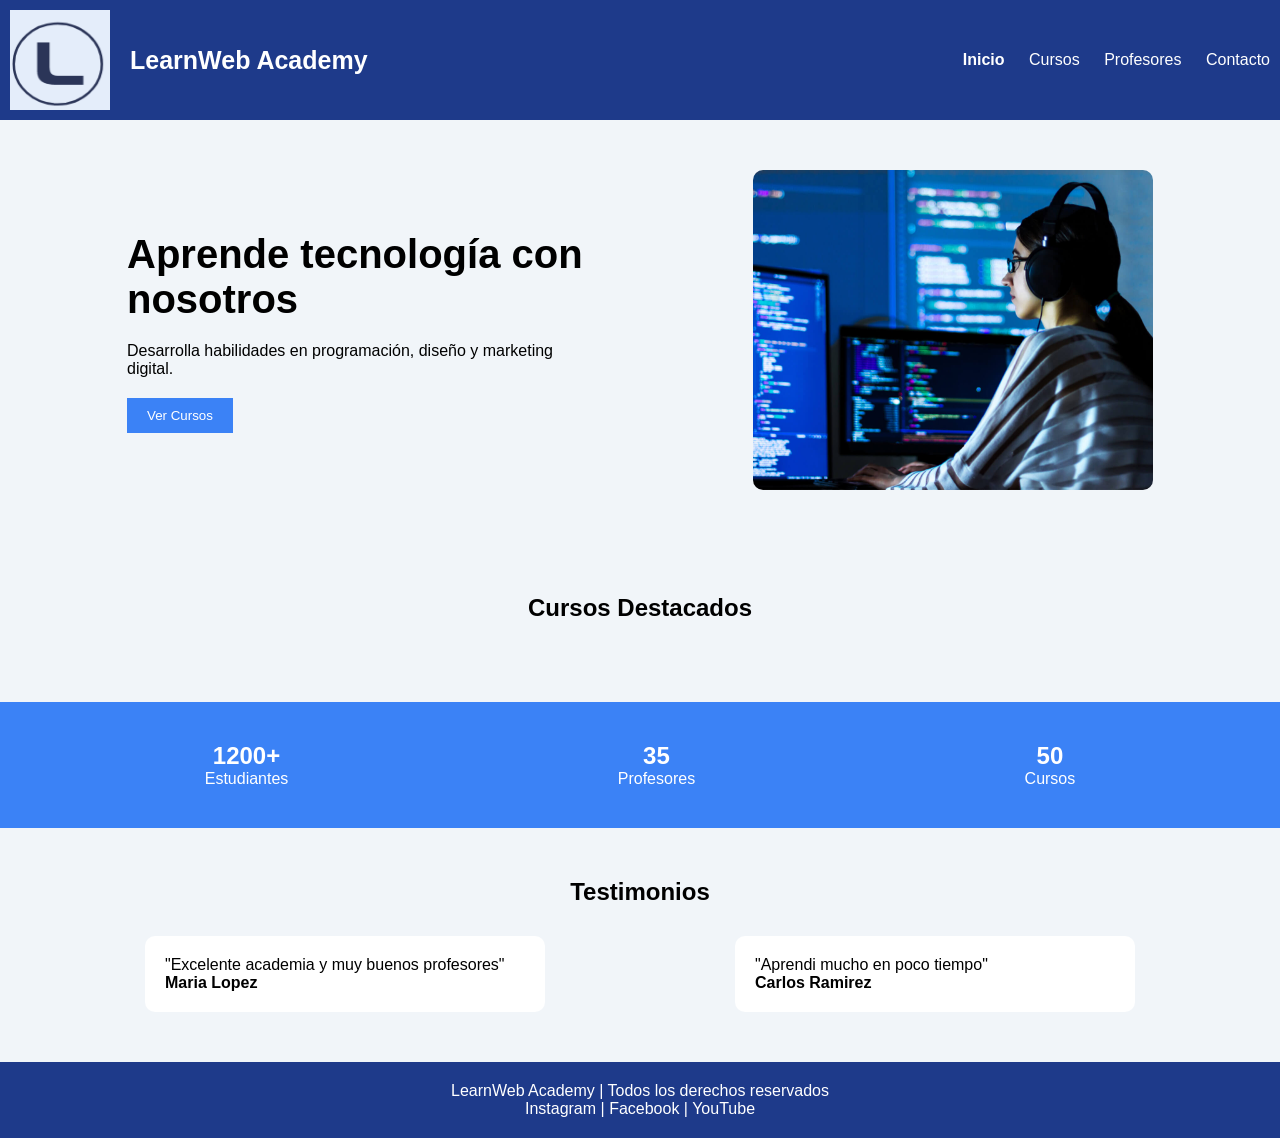
<file: index.html>
<!DOCTYPE html>
<html lang="es">

<head>

    <meta charset="UTF-8">

    <meta name="viewport" content="width=device-width, initial-scale=1.0">

    <title>LearnWeb Academy</title>

    <link rel="stylesheet" href="style.css">

    <link rel="stylesheet" href="index.css">

</head>

<body>

    <nav>

        <div class="logo">

            <img src="images/logoo.png" alt="Logo">

            <h2>LearnWeb Academy</h2>

        </div>

        <div class="menu">

            <a class="activo" href="index.html">Inicio</a>

            <a href="cursos.html">Cursos</a>

            <a href="profesores.html">Profesores</a>

            <a href="contacto.html">Contacto</a>

        </div>

    </nav>

    <section class="inicio">

        <div class="inicio-texto">

            <h1>Aprende tecnología con nosotros</h1>

            <p>
                Desarrolla habilidades en programación,
                diseño y marketing digital.
            </p>

            <button>Ver Cursos</button>

        </div>

        <div class="inicio-imagen">

            <img src="./images/sistemas-web.jpg"
                alt="Estudiantes">

        </div>

    </section>

    <section class="cursos">

        <h2>Cursos Destacados</h2>

        <div class="contenedor-cursos">

        </div>

    </section>

    <section class="estadisticas">

        <div class="dato">

            <h2>1200+</h2>

            <p>Estudiantes</p>

        </div>

        <div class="dato">

            <h2>35</h2>

            <p>Profesores</p>

        </div>

        <div class="dato">

            <h2>50</h2>

            <p>Cursos</p>

        </div>

    </section>

    <section class="testimonios">

        <h2>Testimonios</h2>

        <div class="contenedor-testimonios">

            <div class="testimonio">

                <p>"Excelente academia y muy buenos profesores"</p>

                <h4>Maria Lopez</h4>

            </div>

            <div class="testimonio">

                <p>"Aprendi mucho en poco tiempo"</p>

                <h4>Carlos Ramirez</h4>

            </div>

        </div>

    </section>

    <footer>

        <p>LearnWeb Academy | Todos los derechos reservados</p>

        <p>Instagram | Facebook | YouTube</p>

    </footer>

    <script src="index.js"></script>

</body>

</html>
</file>
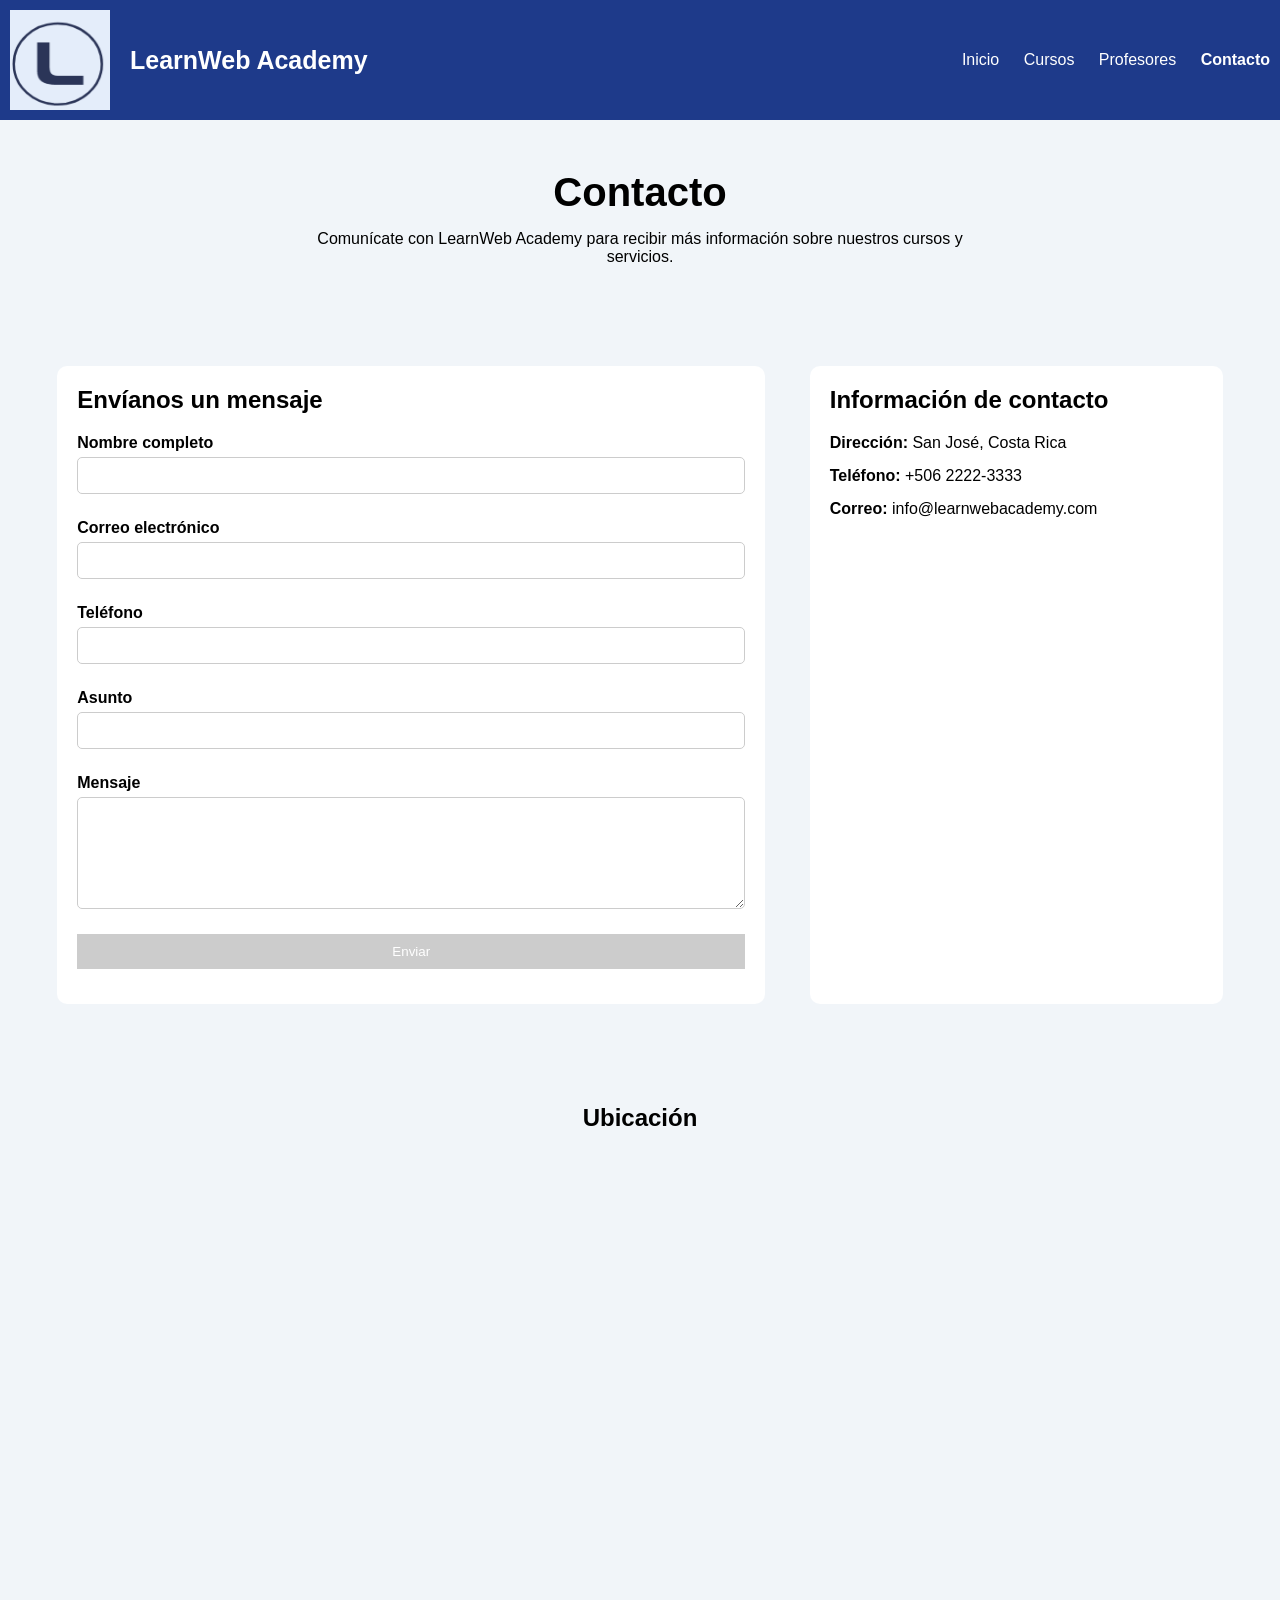
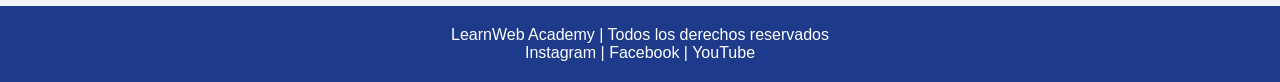
<file: contacto.html>
<!DOCTYPE html>
<html lang="es">

<head>

    <meta charset="UTF-8">

    <meta name="viewport" content="width=device-width, initial-scale=1.0">

    <title>Contacto - LearnWeb Academy</title>

    <link rel="stylesheet" href="style.css">

    <link rel="stylesheet" href="contacto.css">

</head>

<body>

    <nav>

        <div class="logo">
            <img src="images/logoo.png">

            <h2>LearnWeb Academy</h2>

        </div>

        <div class="menu">

            <a href="index.html">Inicio</a>

            <a href="cursos.html">Cursos</a>

            <a href="profesores.html">Profesores</a>

            <a class="activo" href="contacto.html">Contacto</a>

        </div>

    </nav>

    <section class="encabezado-contacto">

        <h1>Contacto</h1>

        <p>Comunícate con LearnWeb Academy para recibir más información sobre nuestros cursos y servicios.</p>

    </section>

    <section class="contacto">

        <div class="formulario-contacto">

            <h2>Envíanos un mensaje</h2>

            <form id="formularioContacto">

                <label for="nombre">Nombre completo</label>
                <input type="text" id="nombre" name="nombre">
                <span id="errorNombre" class="error"></span>

                <label for="correo">Correo electrónico</label>
                <input type="email" id="correo" name="correo">
                <span id="errorCorreo" class="error"></span>

                <label for="telefono">Teléfono</label>
                <input type="tel" id="telefono" name="telefono">
                <span id="errorTelefono" class="error"></span>

                <label for="asunto">Asunto</label>
                <input type="text" id="asunto" name="asunto">
                <span id="errorAsunto" class="error"></span>

                <label for="mensaje">Mensaje</label>
                <textarea id="mensaje" name="mensaje" rows="6"></textarea>
                <span id="errorMensaje" class="error"></span>

                <button type="submit" id="btnEnviar" disabled>Enviar</button>

            </form>

            <div id="mensajeExito"></div>

        </div>

        <div class="informacion-contacto">

            <h2>Información de contacto</h2>

            <p><strong>Dirección:</strong> San José, Costa Rica</p>

            <p><strong>Teléfono:</strong> +506 2222-3333</p>

            <p><strong>Correo:</strong> info@learnwebacademy.com</p>

        </div>

    </section>

    <section class="ubicacion">

        <h2>Ubicación</h2>

        <iframe src="https://www.google.com/maps?q=San%20Jose%20Costa%20Rica&output=embed"
            allowfullscreen=""
            loading="lazy">
        </iframe>

    </section>

    <footer>

        <p>LearnWeb Academy | Todos los derechos reservados</p>

        <p>Instagram | Facebook | YouTube</p>

    </footer>

    <script src="contacto.js"></script>

</body>

</html>
</file>
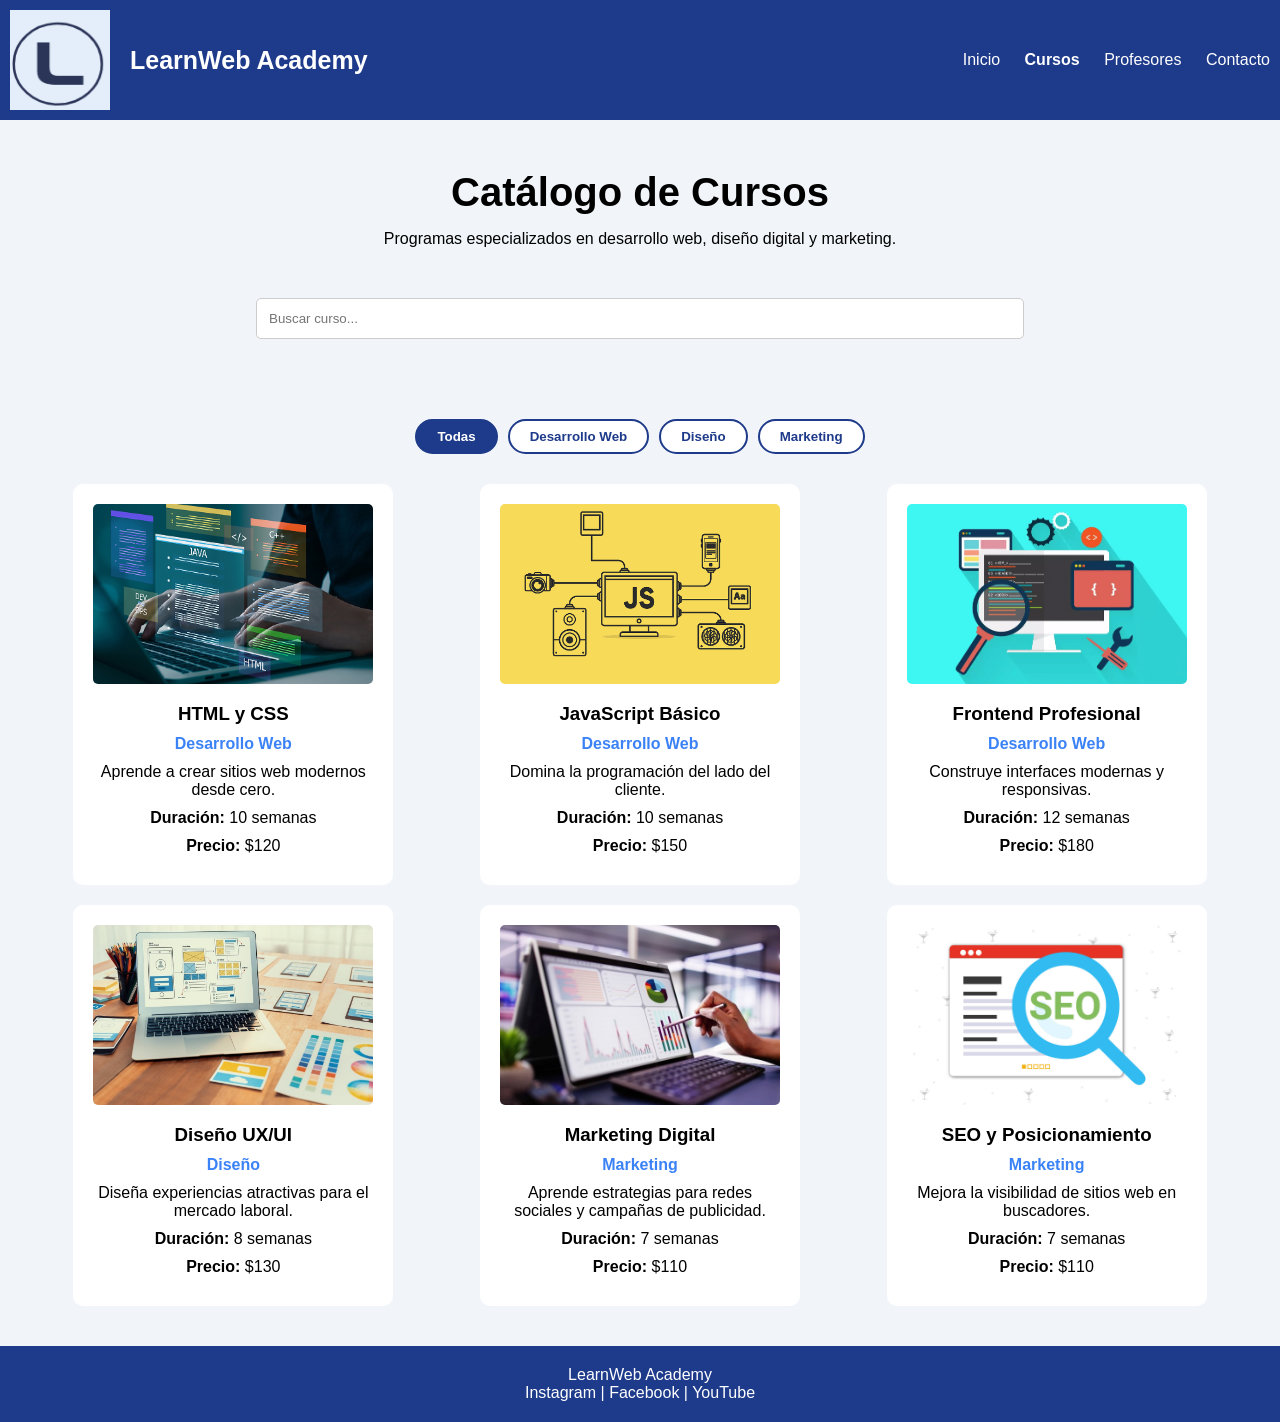
<file: cursos.html>
<!DOCTYPE html>
<html lang="es">

<head>

    <meta charset="UTF-8">

    <meta name="viewport" content="width=device-width, initial-scale=1.0">

    <title> Cursos - LearnWeb Academy</title>

    <link rel="stylesheet" href="style.css">
    <link rel="stylesheet" href="cursos.css">

</head>


<body>

    <nav>

        <div class="logo">
            <img src="images/logoo.png">
            <h2>LearnWeb Academy</h2>
        </div>

        <div class="menu">
            <a href="index.html">Inicio</a>
            <a class="activo" href="cursos.html">Cursos</a>
            <a href="profesores.html">Profesores</a>
            <a href="contacto.html">Contacto</a>
        </div>

    </nav>

    <section class="encabezado-cursos">

        <h1>Catálogo de Cursos</h1>

        <p>
            Programas especializados en desarrollo web,
            diseño digital y marketing.
        </p>

    </section>

    <section class="busqueda">
    <input type="text" id="busqueda" placeholder="Buscar curso...">
</section>

    <section class="categoria">
    <div class="filtros-categoria">
        <button class="btn-categoria activo" data-categoria="Todas">Todas</button>
        <button class="btn-categoria" data-categoria="Desarrollo Web">Desarrollo Web</button>
        <button class="btn-categoria" data-categoria="Diseño">Diseño</button>
        <button class="btn-categoria" data-categoria="Marketing">Marketing</button>
    </div>
    <p id="mensaje-vacio"></p>
    <div class="contenedor-cursos" id="contenedor-cursos"></div>
</section>

    <footer>

        <p>LearnWeb Academy</p>
        <p>Instagram | Facebook | YouTube</p>

    </footer>
<script src="cursos.js"></script>

</body>


</html>
</file>
<file: style.css>
/* PALETA DE COLORES
Azul oscuro: #1e3a8a
Azul claro: #3b82f6 
Gris claro: #f1f5f9 
Blanco: #ffffff */

*{
    margin: 0;
    padding: 0;
    box-sizing: border-box;
}

body{
    font-family: Arial, Helvetica, sans-serif;
    background-color: #f1f5f9;
}


nav{

    background-color: #1e3a8a;

    padding: 10px;

    display: flex;
    justify-content: space-between;
    align-items: center;
}

.logo{

    display: flex;

    align-items: center;

    gap: 20px;
}

.logo img{

    width: 100px;

    height: 100px;

}

.logo h2{

    color: white;
    font-size: 25px;

}


.menu a{

    color: white;

    text-decoration: none;

    margin-left: 20px;
}

.activo{
    font-weight: bold;
}


footer{

    background-color: #1e3a8a;

    color: white;

    text-align: center;

    padding: 20px;
}
</file>
<file: index.css>
.inicio{

    display: flex;
    justify-content: space-around;
    align-items: center;

    padding: 50px;
}

.inicio-texto{
    width: 40%;
}

.inicio-texto h1{
    font-size: 40px;
    margin-bottom: 20px;
}

.inicio-texto p{
    margin-bottom: 20px;
}

.inicio-texto button{

    background-color: #3b82f6;
    color: white;

    border: none;

    padding: 10px 20px;
}

.inicio-imagen img{

    width: 400px;

    border-radius: 10px;
}

.cursos{
    padding: 50px;
}

.cursos h2{

    text-align: center;

    margin-bottom: 30px;
}

.contenedor-cursos{

    display: flex;

    justify-content: space-around;
}

.tarjeta{

    background-color: white;

    width: 300px;

    padding: 20px;

    border-radius: 10px;

    text-align: center;
}

.tarjeta img{

    width: 100%;

    height: 180px;
}

.tarjeta h3{

    margin-top: 15px;

    margin-bottom: 15px;
}

.tarjeta p{

    margin-bottom: 15px;
}

.tarjeta button{

    background-color: #3b82f6;

    color: white;

    border: none;

    padding: 10px 20px;
}


.estadisticas{

    background-color: #3b82f6;

    color: white;

    padding: 40px;

    display: flex;

    justify-content: space-around;

    text-align: center;

}  

.testimonios{
    padding: 50px;
}

.testimonios h2{

    text-align: center;

    margin-bottom: 30px;
}

.contenedor-testimonios{

    display: flex;

    justify-content: space-around;
}

.testimonio{

    background-color: white;

    width: 400px;

    padding: 20px;

    border-radius: 10px;
}

@media(max-width:768px){

    .inicio{

        flex-direction: column;

        text-align: center;
    }

    .inicio-texto{

        width: 100%;

        margin-bottom: 30px;
    }

    .contenedor-cursos{

        flex-direction: column;

        align-items: center;
    }

    .tarjeta{
        margin-bottom: 20px;
    }

    .estadisticas{
        flex-direction: column;
    }

    .dato{
        margin-bottom: 20px;
    }

    .contenedor-testimonios{

        flex-direction: column;

        align-items: center;
    }

    .testimonio{

        width: 90%;

        margin-bottom: 20px;
    }

}
</file>
<file: contacto.css>
.encabezado-contacto {

    text-align: center;

    padding: 50px;
}

.encabezado-contacto h1 {

    margin-bottom: 15px;

    font-size: 40px;
}

.encabezado-contacto p {

    max-width: 700px;

    margin: 0 auto;
}

.contacto {

    display: flex;

    justify-content: space-around;

    gap: 30px;

    padding: 50px;
}

.formulario-contacto {

    background-color: white;

    width: 60%;

    padding: 20px;

    border-radius: 10px;
}

.formulario-contacto h2 {

    margin-bottom: 20px;
}

.formulario-contacto form {

    display: flex;

    flex-direction: column;
}

.formulario-contacto label {

    margin-bottom: 5px;

    font-weight: bold;
}

.formulario-contacto input,
.formulario-contacto textarea {

    margin-bottom: 15px;

    padding: 10px;

    border: 1px solid #cccccc;

    border-radius: 5px;
}

.formulario-contacto button {

    background-color: #3b82f6;

    color: white;

    border: none;

    padding: 10px 20px;

    cursor: pointer;
}

.informacion-contacto {

    background-color: white;

    width: 35%;

    padding: 20px;

    border-radius: 10px;
}

.informacion-contacto h2 {

    margin-bottom: 20px;
}

.informacion-contacto p {

    margin-bottom: 15px;
}

.ubicacion {

    padding: 50px;

    text-align: center;
}

.ubicacion h2 {

    margin-bottom: 20px;
}

.ubicacion iframe {

    width: 100%;

    height: 400px;

    border: 0;

    border-radius: 10px;
}

@media(max-width:768px) {

    .contacto {

        flex-direction: column;

        align-items: center;
    }

    .formulario-contacto,
    .informacion-contacto {

        width: 90%;
    }

    .ubicacion iframe {

        height: 300px;
    }
}
.error {
    color: red;
    font-size: 13px;
    margin-bottom: 10px;
}

#mensajeExito {
    color: green;
    font-weight: bold;
    margin-top: 15px;
}

#btnEnviar:disabled {
    background-color: #cccccc;
    cursor: not-allowed;
}
</file>
<file: cursos.css>
.encabezado-cursos {

    text-align: center;

    padding: 50px;
}

.encabezado-cursos h1 {

    font-size: 40px;

    margin-bottom: 15px;
}

.busqueda {

    text-align: center;

    margin-bottom: 40px;
}

.busqueda input {

    width: 60%;

    padding: 12px;

    border: 1px solid #ccc;

    border-radius: 5px;
}

.categoria {

    padding: 40px;
}

.categoria h2 {

    margin-bottom: 25px;

    color: #1e3a8a;
}

.contenedor-cursos {

    display: flex;

    justify-content: space-around;

    gap: 20px;

    flex-wrap: wrap;
}

.curso {

    background-color: white;

    width: 320px;

    padding: 20px;

    border-radius: 10px;

    text-align: center;
}

.curso img {

    width: 100%;

    height: 180px;

    object-fit: cover;

    border-radius: 5px;
}

.curso h3 {

    margin-top: 15px;
}

.curso span {

    display: block;

    color: #3b82f6;

    font-weight: bold;

    margin: 10px 0;
}

.curso p {

    margin-bottom: 10px;
}

.filtros-categoria {
    display: flex;
    justify-content: center;
    align-items: center;
    gap: 10px;
    margin-bottom: 30px;
    flex-wrap: wrap;
}

.etiqueta-filtro {
    font-weight: bold;
    color: #1e3a8a;
}

.filtros-categoria select {
    padding: 8px 15px;
    border: 2px solid #1e3a8a;
    border-radius: 20px;
    color: #1e3a8a;
    font-weight: bold;
    background: white;
}

.btn-categoria,
.btn-filtrar {
    padding: 8px 20px;
    border: 2px solid #1e3a8a;
    border-radius: 20px;
    background: white;
    color: #1e3a8a;
    cursor: pointer;
    font-weight: bold;
}

.btn-categoria.activo {
    background: #1e3a8a;
    color: white;
}

.btn-filtrar:hover {
    background: #1e3a8a;
    color: white;
}

@media(max-width:768px){

    .busqueda input {

        width: 90%;
    }

    .contenedor-cursos {

        flex-direction: column;

        align-items: center;
    }
}
</file>
